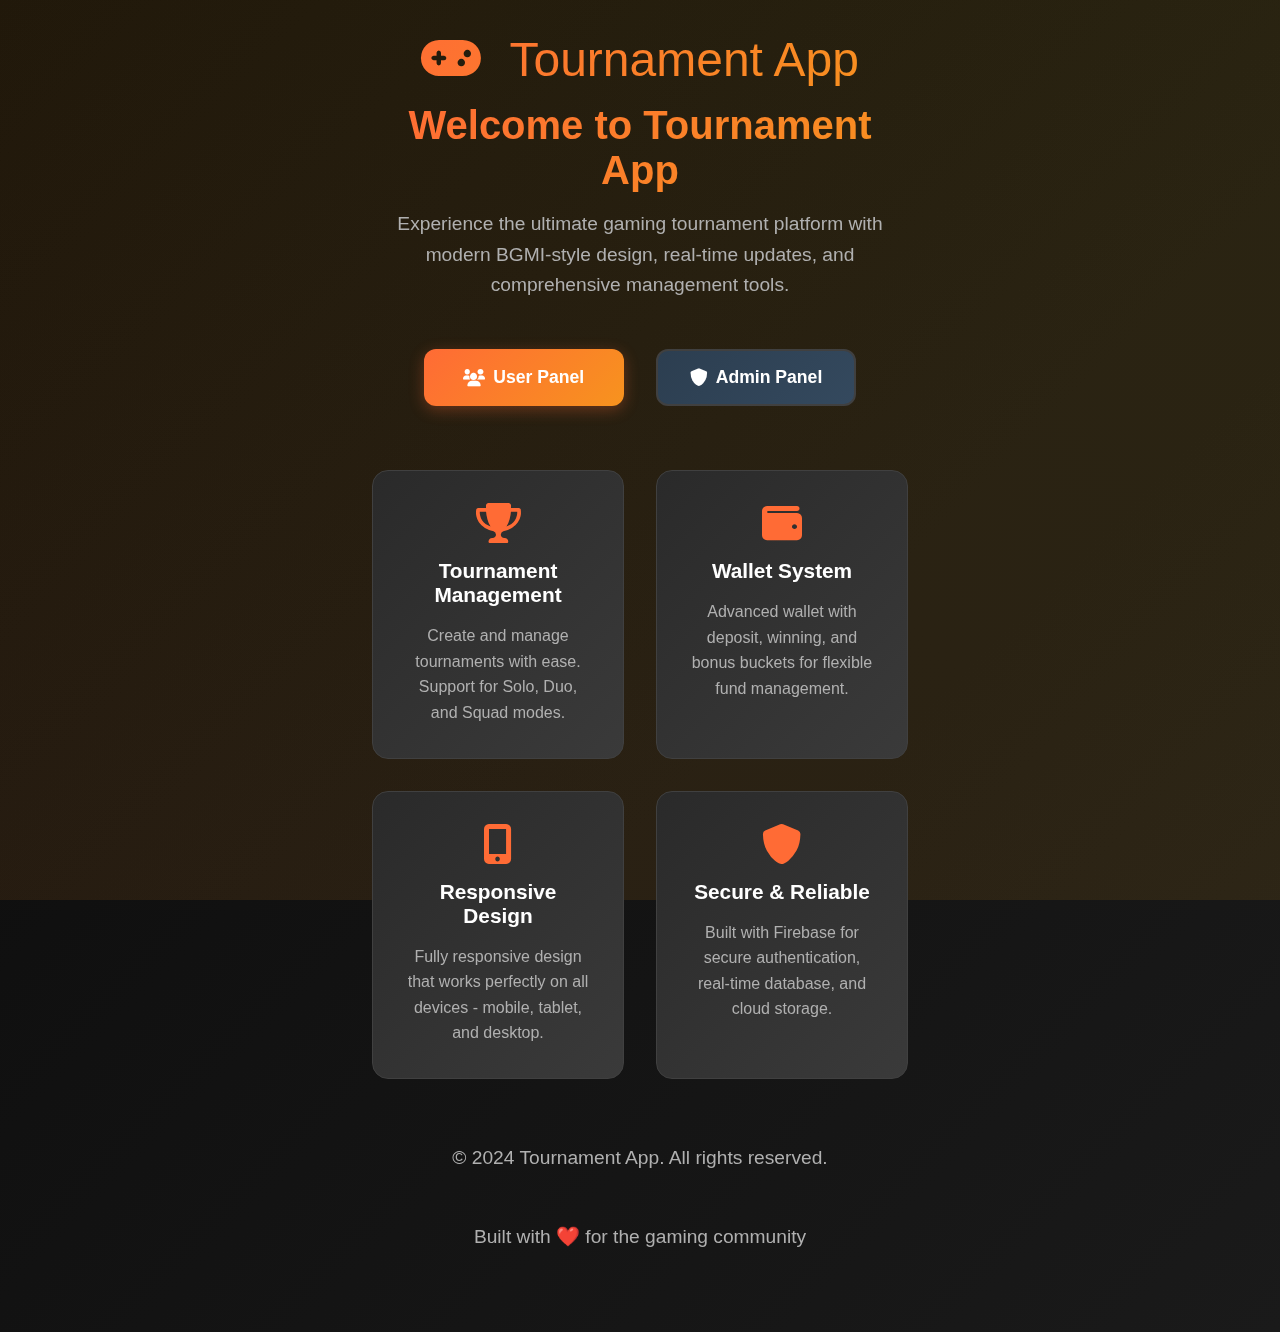
<file: tournament-app/index.html>
<!DOCTYPE html>
<html lang="en">
<head>
    <meta charset="UTF-8">
    <meta name="viewport" content="width=device-width, initial-scale=1.0">
    <title>Tournament App - Welcome</title>
    <style>
        * {
            margin: 0;
            padding: 0;
            box-sizing: border-box;
        }

        body {
            font-family: 'Segoe UI', Tahoma, Geneva, Verdana, sans-serif;
            background: linear-gradient(135deg, #0a0a0a 0%, #1a1a1a 100%);
            color: #ffffff;
            min-height: 100vh;
            display: flex;
            align-items: center;
            justify-content: center;
            overflow: hidden;
        }

        .container {
            text-align: center;
            max-width: 600px;
            padding: 2rem;
        }

        .logo {
            font-size: 3rem;
            margin-bottom: 1rem;
            background: linear-gradient(135deg, #ff6b35 0%, #f7931e 100%);
            -webkit-background-clip: text;
            -webkit-text-fill-color: transparent;
            background-clip: text;
        }

        .logo i {
            margin-right: 1rem;
        }

        h1 {
            font-size: 2.5rem;
            margin-bottom: 1rem;
            background: linear-gradient(135deg, #ff6b35 0%, #f7931e 100%);
            -webkit-background-clip: text;
            -webkit-text-fill-color: transparent;
            background-clip: text;
        }

        p {
            font-size: 1.2rem;
            color: #b0b0b0;
            margin-bottom: 3rem;
            line-height: 1.6;
        }

        .buttons {
            display: flex;
            gap: 2rem;
            justify-content: center;
            flex-wrap: wrap;
        }

        .btn {
            display: inline-flex;
            align-items: center;
            gap: 0.5rem;
            padding: 1rem 2rem;
            border: none;
            border-radius: 12px;
            font-size: 1.1rem;
            font-weight: 600;
            cursor: pointer;
            transition: all 0.3s ease;
            text-decoration: none;
            min-width: 200px;
            justify-content: center;
        }

        .btn-user {
            background: linear-gradient(135deg, #ff6b35 0%, #f7931e 100%);
            color: white;
            box-shadow: 0 4px 15px rgba(255, 107, 53, 0.3);
        }

        .btn-user:hover {
            transform: translateY(-2px);
            box-shadow: 0 8px 25px rgba(255, 107, 53, 0.4);
        }

        .btn-admin {
            background: linear-gradient(135deg, #2c3e50 0%, #34495e 100%);
            color: white;
            border: 2px solid #404040;
        }

        .btn-admin:hover {
            background: linear-gradient(135deg, #34495e 0%, #2c3e50 100%);
            transform: translateY(-2px);
        }

        .features {
            margin-top: 4rem;
            display: grid;
            grid-template-columns: repeat(auto-fit, minmax(250px, 1fr));
            gap: 2rem;
        }

        .feature {
            background: linear-gradient(135deg, #2a2a2a 0%, #3a3a3a 100%);
            border: 1px solid #404040;
            border-radius: 16px;
            padding: 2rem;
            text-align: center;
        }

        .feature i {
            font-size: 2.5rem;
            color: #ff6b35;
            margin-bottom: 1rem;
        }

        .feature h3 {
            color: #ffffff;
            margin-bottom: 1rem;
            font-size: 1.3rem;
        }

        .feature p {
            color: #b0b0b0;
            font-size: 1rem;
            margin-bottom: 0;
        }

        .footer {
            margin-top: 4rem;
            color: #808080;
            font-size: 0.9rem;
        }

        @media (max-width: 768px) {
            .container {
                padding: 1rem;
            }
            
            h1 {
                font-size: 2rem;
            }
            
            .buttons {
                flex-direction: column;
                align-items: center;
            }
            
            .btn {
                width: 100%;
                max-width: 300px;
            }
            
            .features {
                grid-template-columns: 1fr;
            }
        }

        /* Animated background */
        .bg-animation {
            position: fixed;
            top: 0;
            left: 0;
            width: 100%;
            height: 100%;
            z-index: -1;
            opacity: 0.1;
        }

        .bg-animation::before {
            content: '';
            position: absolute;
            top: 0;
            left: 0;
            width: 100%;
            height: 100%;
            background: linear-gradient(45deg, #ff6b35, #f7931e, #ffd700, #ff6b35);
            background-size: 400% 400%;
            animation: gradientShift 15s ease infinite;
        }

        @keyframes gradientShift {
            0% { background-position: 0% 50%; }
            50% { background-position: 100% 50%; }
            100% { background-position: 0% 50%; }
        }
    </style>
    <link href="https://cdnjs.cloudflare.com/ajax/libs/font-awesome/6.0.0/css/all.min.css" rel="stylesheet">
</head>
<body>
    <div class="bg-animation"></div>
    
    <div class="container">
        <div class="logo">
            <i class="fas fa-gamepad"></i>
            Tournament App
        </div>
        
        <h1>Welcome to Tournament App</h1>
        <p>Experience the ultimate gaming tournament platform with modern BGMI-style design, real-time updates, and comprehensive management tools.</p>
        
        <div class="buttons">
            <a href="user/index.html" class="btn btn-user">
                <i class="fas fa-users"></i>
                User Panel
            </a>
            <a href="admin/index.html" class="btn btn-admin">
                <i class="fas fa-shield-alt"></i>
                Admin Panel
            </a>
        </div>
        
        <div class="features">
            <div class="feature">
                <i class="fas fa-trophy"></i>
                <h3>Tournament Management</h3>
                <p>Create and manage tournaments with ease. Support for Solo, Duo, and Squad modes.</p>
            </div>
            
            <div class="feature">
                <i class="fas fa-wallet"></i>
                <h3>Wallet System</h3>
                <p>Advanced wallet with deposit, winning, and bonus buckets for flexible fund management.</p>
            </div>
            
            <div class="feature">
                <i class="fas fa-mobile-alt"></i>
                <h3>Responsive Design</h3>
                <p>Fully responsive design that works perfectly on all devices - mobile, tablet, and desktop.</p>
            </div>
            
            <div class="feature">
                <i class="fas fa-shield-alt"></i>
                <h3>Secure & Reliable</h3>
                <p>Built with Firebase for secure authentication, real-time database, and cloud storage.</p>
            </div>
        </div>
        
        <div class="footer">
            <p>&copy; 2024 Tournament App. All rights reserved.</p>
            <p>Built with ❤️ for the gaming community</p>
        </div>
    </div>
</body>
</html>
</file>
